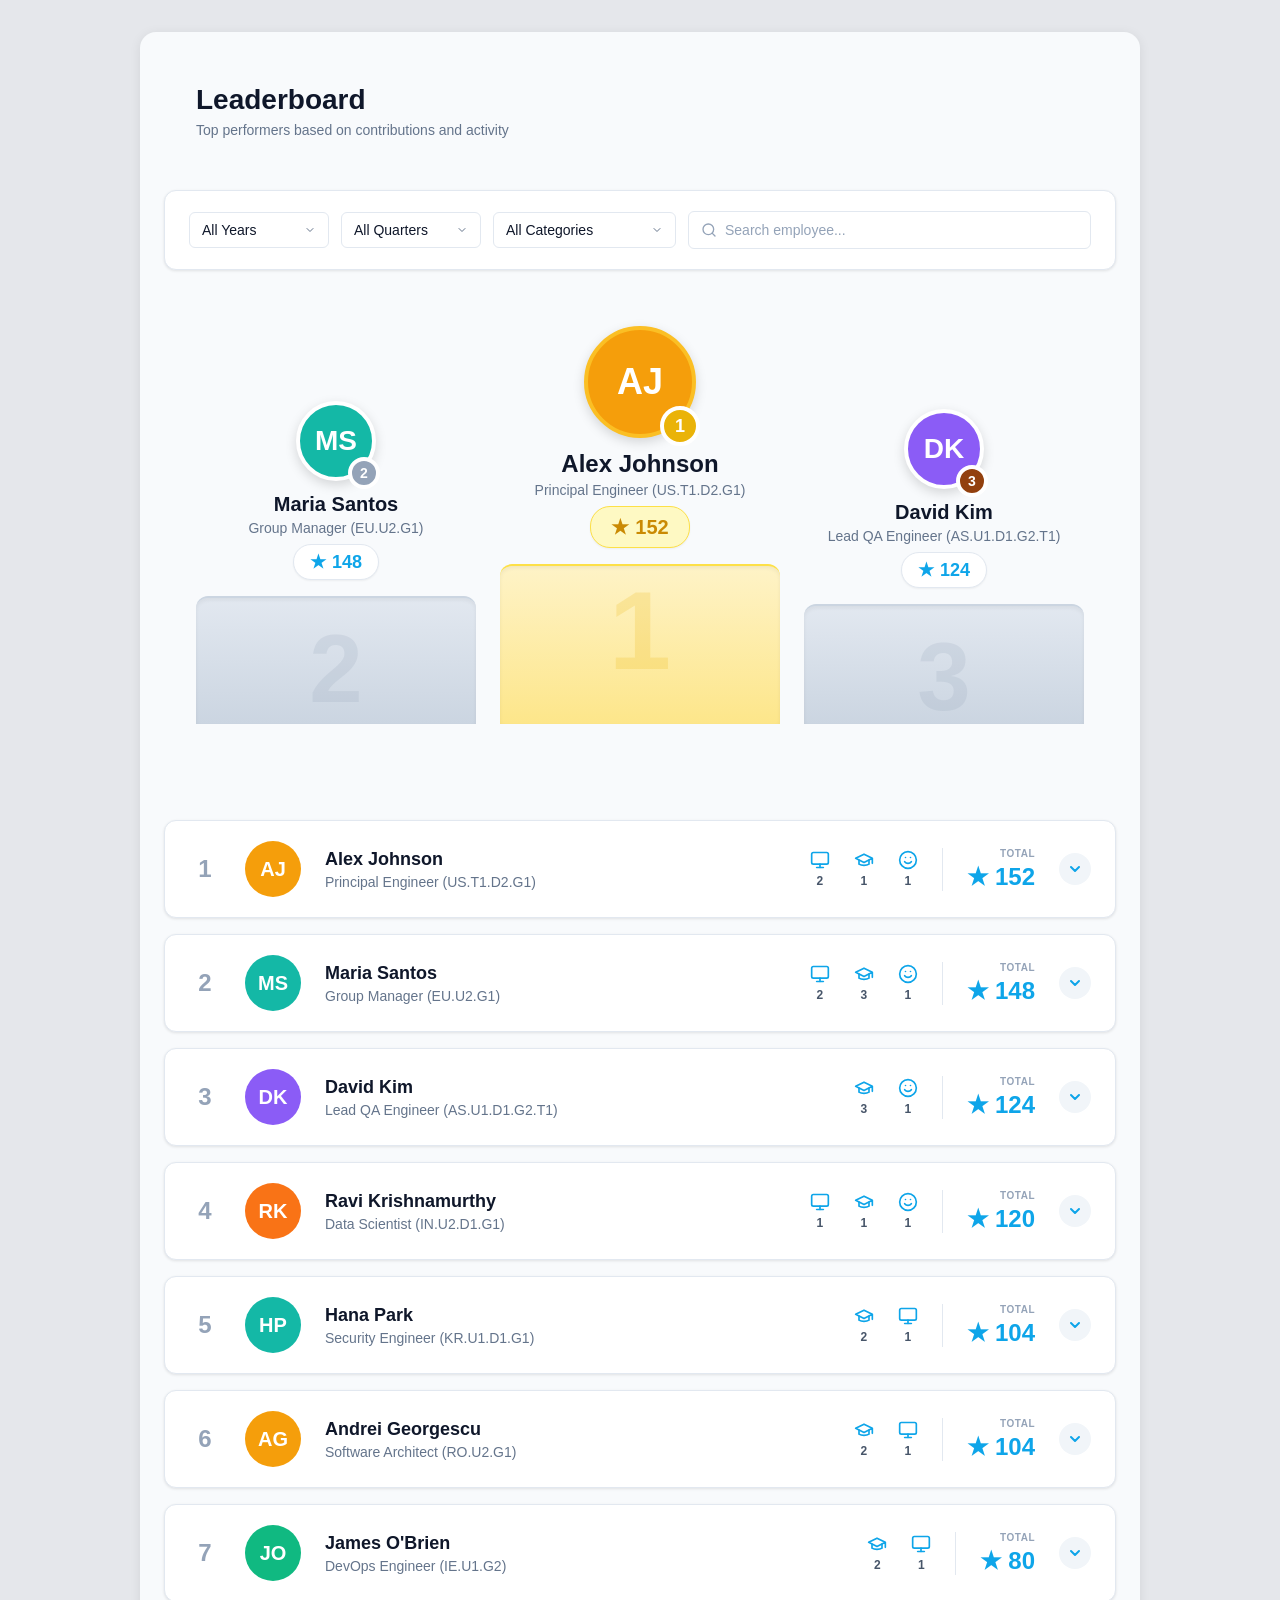
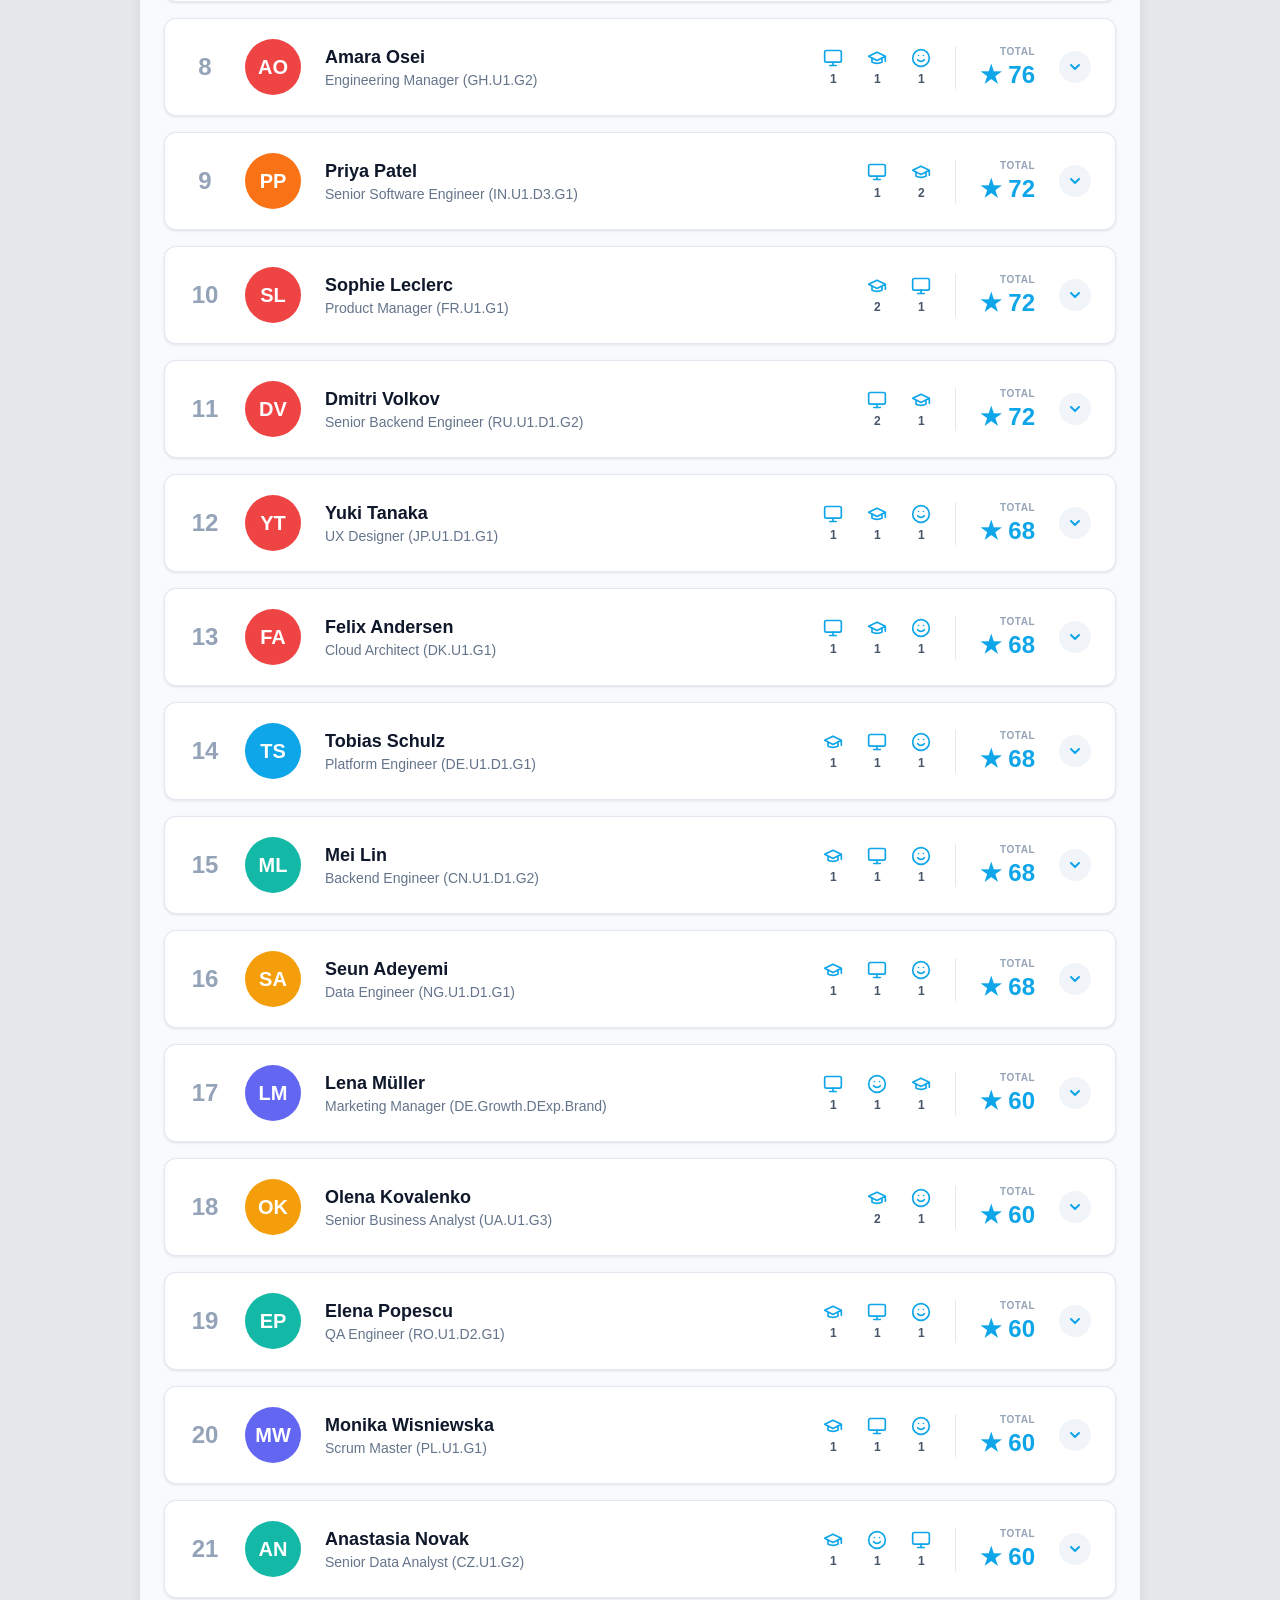
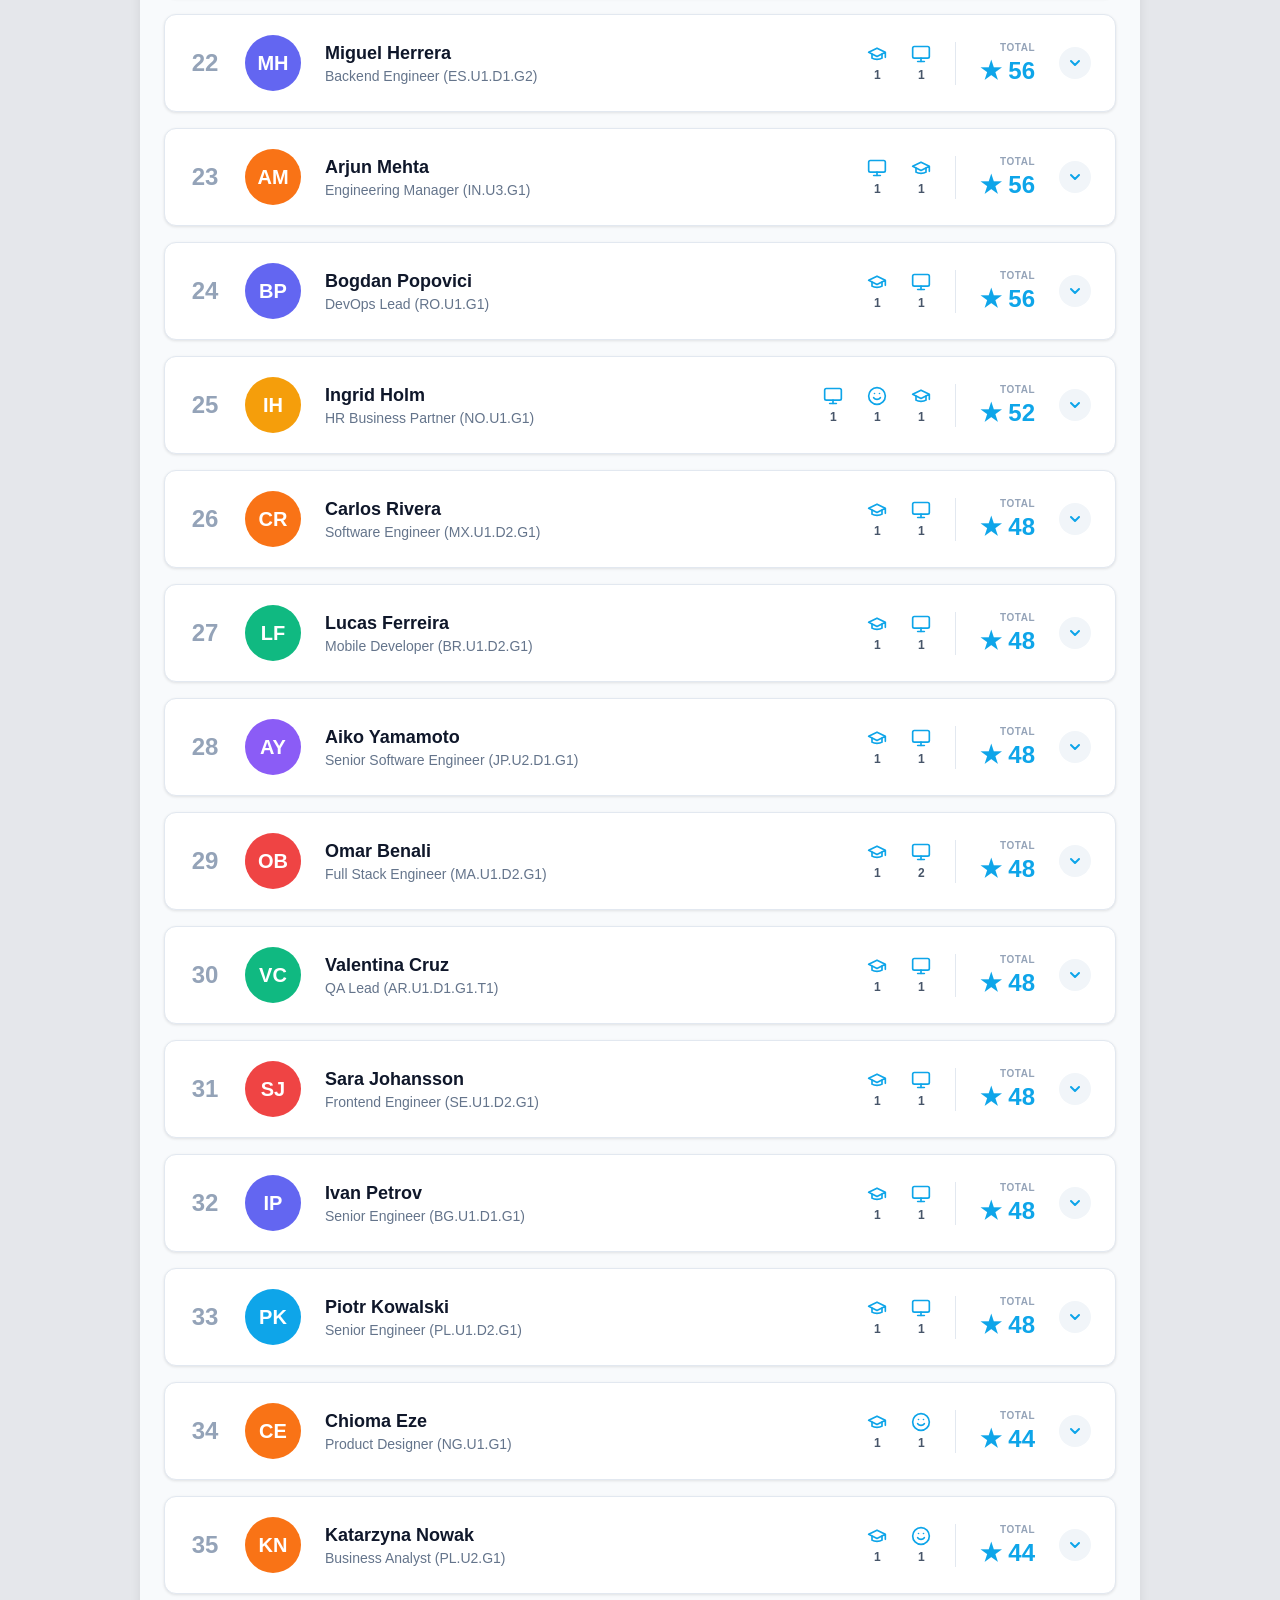
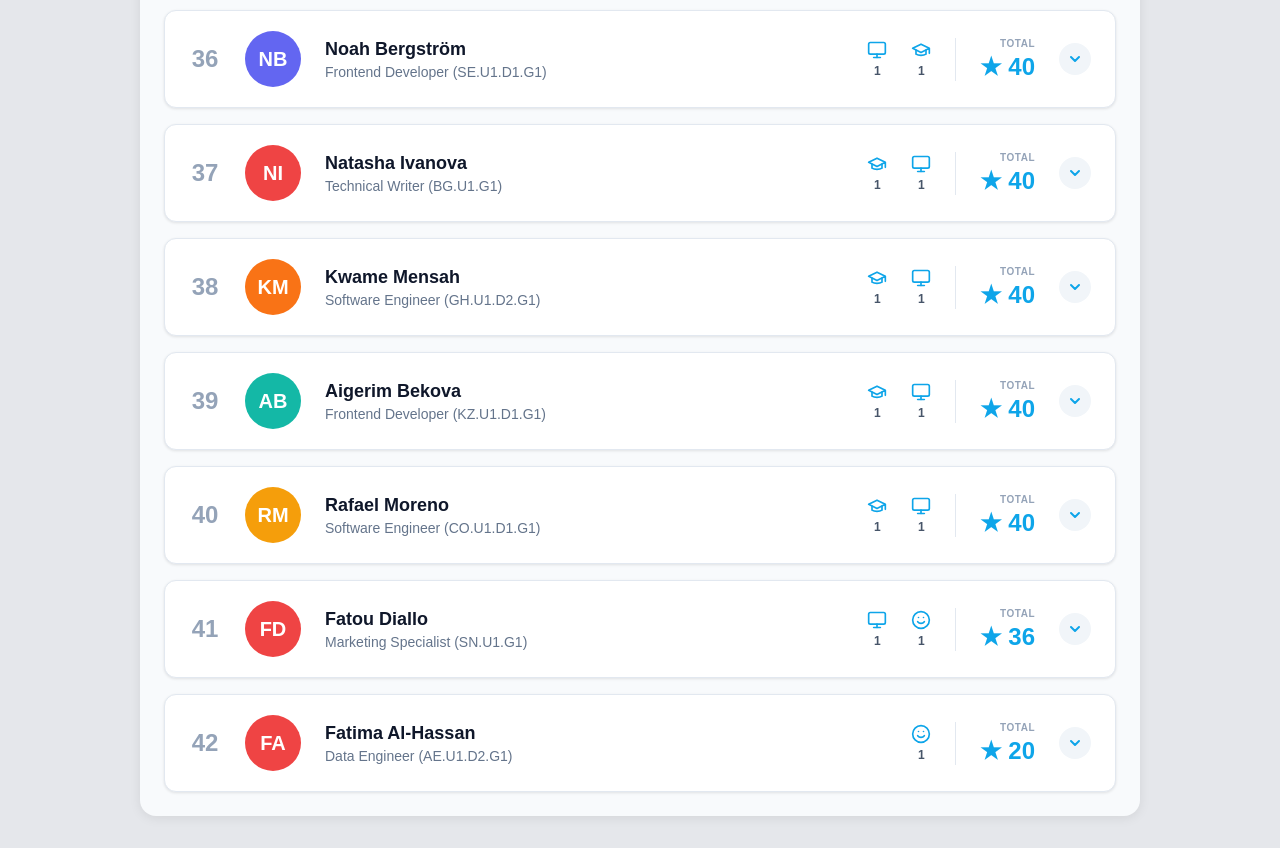
<file: task-1/index.html>
<!DOCTYPE html>
<html lang="en">
<head>
  <meta charset="UTF-8">
  <meta name="viewport" content="width=device-width, initial-scale=1.0">
  <title>Leaderboard</title>
  <link rel="stylesheet" href="styles.css">
</head>
<body>
  <div class="page-wrapper">
  <header class="lb-header">
    <div class="lb-header-content">
      <h2>Leaderboard</h2>
      <p>Top performers based on contributions and activity</p>
    </div>
  </header>

  <div class="filter-bar">
    <div class="filters">
      <select id="filter-year" class="filter-select">
        <option value="">All Years</option>
      </select>
      <select id="filter-quarter" class="filter-select">
        <option value="">All Quarters</option>
        <option value="1">Q1</option>
        <option value="2">Q2</option>
        <option value="3">Q3</option>
        <option value="4">Q4</option>
      </select>
      <select id="filter-category" class="filter-select">
        <option value="">All Categories</option>
      </select>
    </div>
    <div class="search-box">
      <svg class="search-icon" width="16" height="16" viewBox="0 0 24 24" fill="none" stroke="currentColor" stroke-width="2" stroke-linecap="round" stroke-linejoin="round"><circle cx="11" cy="11" r="8"/><line x1="21" y1="21" x2="16.65" y2="16.65"/></svg>
      <input id="search" type="search" placeholder="Search employee..." autocomplete="off">
    </div>
  </div>

  <div class="podium" id="podium"></div>
  <div class="list" id="list"></div>

  <script>
    const AVATAR_COLORS = ['#6366f1','#0ea5e9','#10b981','#f59e0b','#ef4444','#8b5cf6','#14b8a6','#f97316'];

    const CATEGORY_ICONS = {
      'Public Speaking': `<svg width="20" height="20" viewBox="0 0 24 24" fill="none" stroke="currentColor" stroke-width="2" stroke-linecap="round" stroke-linejoin="round"><rect x="2" y="3" width="20" height="14" rx="2"/><line x1="8" y1="21" x2="16" y2="21"/><line x1="12" y1="17" x2="12" y2="21"/></svg>`,
      'Education': `<svg width="20" height="20" viewBox="0 0 24 24" fill="none" stroke="currentColor" stroke-width="2" stroke-linecap="round" stroke-linejoin="round"><path d="M22 10v6M2 10l10-5 10 5-10 5z"/><path d="M6 12v5c3 2 9 2 12 0v-5"/></svg>`,
      'University Partnership': `<svg width="20" height="20" viewBox="0 0 24 24" fill="none" stroke="currentColor" stroke-width="2" stroke-linecap="round" stroke-linejoin="round"><circle cx="12" cy="12" r="10"/><path d="M8 14s1.5 2 4 2 4-2 4-2"/><line x1="9" y1="9" x2="9.01" y2="9"/><line x1="15" y1="9" x2="15.01" y2="9"/></svg>`,
    };
    const DEFAULT_ICON = `<svg width="20" height="20" viewBox="0 0 24 24" fill="none" stroke="currentColor" stroke-width="2" stroke-linecap="round" stroke-linejoin="round"><circle cx="12" cy="12" r="10"/></svg>`;
    const CHEVRON_DOWN = `<svg width="16" height="16" viewBox="0 0 16 16" fill="none"><path d="M4 6l4 4 4-4" stroke="currentColor" stroke-width="2" stroke-linecap="round" stroke-linejoin="round"/></svg>`;
    const CHEVRON_UP   = `<svg width="16" height="16" viewBox="0 0 16 16" fill="none"><path d="M4 10l4-4 4 4" stroke="currentColor" stroke-width="2" stroke-linecap="round" stroke-linejoin="round"/></svg>`;

    function initials(name) {
      return name.split(' ').map(w => w[0]).join('').slice(0, 2).toUpperCase();
    }

    function avatarColor(name) {
      let h = 0;
      for (const c of name) h = (h * 31 + c.charCodeAt(0)) & 0xffffffff;
      return AVATAR_COLORS[Math.abs(h) % AVATAR_COLORS.length];
    }

    function totalScore(user) {
      return user.activities.reduce((s, a) => s + a.points, 0);
    }

    function categoryStats(user) {
      const counts = {};
      for (const a of user.activities) counts[a.category] = (counts[a.category] || 0) + 1;
      return counts;
    }

    function renderPodium(top3) {
      const order = [top3[1], top3[0], top3[2]];
      const ranks = [2, 1, 3];
      return order.map((user, i) => {
        const rank = ranks[i];
        const score = totalScore(user);
        const color = avatarColor(user.name);
        return `
          <div class="podium-col rank-${rank}">
            <div class="podium-user">
              <div class="podium-avatar-wrap">
                <div class="podium-avatar" style="background-color:${color};">${initials(user.name)}</div>
                <div class="podium-badge">${rank}</div>
              </div>
              <h3 class="podium-name">${user.name}</h3>
              <p class="podium-role">${user.role}</p>
              <div class="podium-score"><span class="star">★</span><span>${score}</span></div>
            </div>
            <div class="podium-block">
              <span class="podium-block-num">${rank}</span>
            </div>
          </div>`;
      }).join('');
    }

    function renderList(sorted) {
      if (sorted.length === 0) {
        return `<div class="empty-state">
          <svg width="16" height="16" viewBox="0 0 16 16" fill="none" xmlns="http://www.w3.org/2000/svg" style="flex-shrink:0"><circle cx="8" cy="8" r="7.25" stroke="#6b7280" stroke-width="1.5"/><rect x="7.25" y="7" width="1.5" height="5" rx=".75" fill="#6b7280"/><rect x="7.25" y="4" width="1.5" height="1.5" rx=".75" fill="#6b7280"/></svg>
          <span>No activities found matching the current filters.</span>
        </div>`;
      }
      return sorted.map((user, i) => {
        const rank = i + 1;
        const score = totalScore(user);
        const color = avatarColor(user.name);
        const stats = categoryStats(user);

        const statsHtml = Object.entries(stats).map(([cat, count]) => `
          <div class="category-stat">
            ${CATEGORY_ICONS[cat] || DEFAULT_ICON}
            <span class="category-stat-count">${count}</span>
          </div>`).join('');

        const activitiesHtml = user.activities.map(a => `
          <tr>
            <td class="activity-name">${a.name}</td>
            <td><span class="category-badge">${a.category}</span></td>
            <td class="activity-date">${a.date}</td>
            <td class="activity-points">+${a.points}</td>
          </tr>`).join('');

        return `
          <div class="user-row" id="user-${user.id}">
            <div class="row">
              <div class="row-main">
                <div class="row-left">
                  <span class="rank">${rank}</span>
                  <div class="avatar" style="background-color:${color};">${initials(user.name)}</div>
                  <div class="info">
                    <h3 class="name">${user.name}</h3>
                    <span class="role">${user.role}</span>
                  </div>
                </div>
                <div class="row-right">
                  <div class="category-stats">${statsHtml}</div>
                  <div class="total-section">
                    <span class="total-label">TOTAL</span>
                    <div class="score"><span class="star">★</span><span>${score}</span></div>
                  </div>
                  <button class="expand-btn" aria-label="Expand" onclick="toggleRow(${user.id})">${CHEVRON_DOWN}</button>
                </div>
              </div>
            </div>
            <div class="details">
              <h4 class="details-title">RECENT ACTIVITY</h4>
              <div class="table-wrapper">
                <table class="activity-table">
                  <thead><tr><th>Activity</th><th>Category</th><th>Date</th><th>Points</th></tr></thead>
                  <tbody>${activitiesHtml}</tbody>
                </table>
              </div>
            </div>
          </div>`;
      }).join('');
    }

    function toggleRow(id) {
      const row = document.getElementById(`user-${id}`);
      const expanded = row.classList.toggle('expanded');
      const btn = row.querySelector('.expand-btn');
      btn.innerHTML = expanded ? CHEVRON_UP : CHEVRON_DOWN;
      btn.setAttribute('aria-label', expanded ? 'Collapse' : 'Expand');
    }

    const QUARTER_MONTHS = { '1': [0,1,2], '2': [3,4,5], '3': [6,7,8], '4': [9,10,11] };

    function parseDate(str) {
      // format: DD-Mon-YYYY
      return new Date(str.replace(/-/g, ' '));
    }

    function filterActivities(activities, year, quarter, category) {
      return activities.filter(a => {
        const d = parseDate(a.date);
        if (year && d.getFullYear() !== parseInt(year)) return false;
        if (quarter && !QUARTER_MONTHS[quarter].includes(d.getMonth())) return false;
        if (category && a.category !== category) return false;
        return true;
      });
    }

    function applyFilters() {
      const year     = document.getElementById('filter-year').value;
      const quarter  = document.getElementById('filter-quarter').value;
      const category = document.getElementById('filter-category').value;
      const search   = document.getElementById('search').value.trim().toLowerCase();

      let filtered = allUsers
        .map(u => ({ ...u, activities: filterActivities(u.activities, year, quarter, category) }))
        .filter(u => u.activities.length > 0)
        .filter(u => !search || u.name.toLowerCase().includes(search));

      filtered.sort((a, b) => totalScore(b) - totalScore(a));

      const podiumEl = document.getElementById('podium');
      if (filtered.length >= 3) {
        podiumEl.innerHTML = renderPodium(filtered);
        podiumEl.style.display = '';
      } else {
        podiumEl.innerHTML = '';
        podiumEl.style.display = 'none';
      }
      document.getElementById('list').innerHTML = renderList(filtered);
    }

    let allUsers = [];

    fetch('data.json')
      .then(r => r.json())
      .then(({ users }) => {
        allUsers = users;

        // Populate year dropdown from data
        const years = [...new Set(users.flatMap(u => u.activities.map(a => parseDate(a.date).getFullYear())))].sort((a,b) => b - a);
        const yearSel = document.getElementById('filter-year');
        years.forEach(y => { const o = document.createElement('option'); o.value = y; o.textContent = y; yearSel.appendChild(o); });

        // Populate category dropdown from data
        const cats = [...new Set(users.flatMap(u => u.activities.map(a => a.category)))].sort();
        const catSel = document.getElementById('filter-category');
        cats.forEach(c => { const o = document.createElement('option'); o.value = c; o.textContent = c; catSel.appendChild(o); });

        ['filter-year','filter-quarter','filter-category'].forEach(id => {
          document.getElementById(id).addEventListener('change', applyFilters);
        });
        document.getElementById('search').addEventListener('input', applyFilters);

        applyFilters();
      });
  </script>
  </div>
</body>
</html>
</file>
<file: task-1/styles.css>
* { box-sizing: border-box; margin: 0; padding: 0; }

body {
  background: #e5e7eb;
  color: #0f172a;
  font-family: "Segoe UI", -apple-system, BlinkMacSystemFont, Roboto, "Helvetica Neue", sans-serif;
  min-height: 100vh;
  padding: 32px 24px;
}

.page-wrapper {
  background: #f8fafc;
  border-radius: 16px;
  box-shadow: 0 2px 12px rgba(0,0,0,.08);
  margin: 0 auto;
  max-width: 1000px;
  padding: 24px;
}

/* ── Header ── */
.lb-header {
  display: flex;
  justify-content: space-between;
  margin: 0 0 24px;
  max-width: 100%;
  padding: 28px 32px;
}

.lb-header h2 {
  font-size: 28px;
  font-weight: 700;
  margin-bottom: 6px;
}

.lb-header p {
  color: #64748b;
  font-size: 14px;
}

/* ── Filter bar ── */
.filter-bar {
  align-items: center;
  background: #fff;
  border: 1px solid #e2e8f0;
  border-radius: 12px;
  box-shadow: 0 1px 3px rgba(0,0,0,.1);
  display: flex;
  flex-wrap: wrap;
  gap: 12px;
  justify-content: space-between;
  margin: 0 0 24px;
  max-width: 100%;
  padding: 20px 24px;
}

.filters { display: flex; flex-wrap: wrap; gap: 12px; }

.filter-select {
  appearance: none;
  background: #fff url("data:image/svg+xml,%3Csvg xmlns='http://www.w3.org/2000/svg' width='12' height='12' viewBox='0 0 24 24' fill='none' stroke='%2364748b' stroke-width='2' stroke-linecap='round' stroke-linejoin='round'%3E%3Cpath d='M6 9l6 6 6-6'/%3E%3C/svg%3E") no-repeat right 12px center;
  border: 1px solid #e2e8f0;
  border-radius: 6px;
  color: #0f172a;
  cursor: pointer;
  font-family: inherit;
  font-size: 14px;
  height: 36px;
  min-width: 140px;
  padding: 0 32px 0 12px;
  transition: border-color .2s;
}
.filter-select:focus { border-color: #0ea5e9; outline: none; }

.search-box {
  align-items: center;
  border: 1px solid #e2e8f0;
  border-radius: 6px;
  display: flex;
  flex: 1;
  gap: 8px;
  min-width: 220px;
  padding: 0 12px;
  transition: border-color .2s;
}
.search-box:focus-within { border-color: #0ea5e9; }

.search-icon { color: #94a3b8; flex-shrink: 0; }

.search-box input {
  background: none;
  border: none;
  color: #0f172a;
  flex: 1;
  font-family: inherit;
  font-size: 14px;
  height: 36px;
  outline: none;
}
.search-box input::placeholder { color: #94a3b8; }

/* ── Podium ── */
.podium {
  align-items: flex-end;
  display: flex;
  gap: 24px;
  justify-content: center;
  margin: 0 0 64px;
  max-width: 100%;
  padding: 32px 8px;
}
.podium:empty {
  display: none;
}

.podium-col {
  align-items: center;
  display: flex;
  flex-direction: column;
  max-width: 280px;
  position: relative;
  width: 100%;
}

/* user card above the block */
.podium-user {
  align-items: center;
  display: flex;
  flex-direction: column;
  margin-bottom: 16px;
  position: relative;
  z-index: 10;
}

.podium-avatar-wrap {
  margin-bottom: 12px;
  position: relative;
}

.podium-avatar {
  align-items: center;
  background-position: center;
  background-size: cover;
  border: 4px solid #fff;
  border-radius: 50%;
  color: #fff;
  display: flex;
  font-size: 28px;
  font-weight: 700;
  justify-content: center;
  box-shadow: 0 4px 12px rgba(0,0,0,.15);
}

.podium-col.rank-1 .podium-avatar {
  width: 112px;
  height: 112px;
  border-color: #fbbf24;
  font-size: 36px;
}
.podium-col.rank-2 .podium-avatar,
.podium-col.rank-3 .podium-avatar {
  width: 80px;
  height: 80px;
}

.podium-badge {
  align-items: center;
  border: 4px solid #fff;
  border-radius: 50%;
  bottom: -8px;
  color: #fff;
  display: flex;
  font-weight: 700;
  justify-content: center;
  position: absolute;
  right: -4px;
}
.podium-col.rank-1 .podium-badge { width: 40px; height: 40px; font-size: 18px; background: #eab308; }
.podium-col.rank-2 .podium-badge { width: 32px; height: 32px; font-size: 14px; background: #94a3b8; }
.podium-col.rank-3 .podium-badge { width: 32px; height: 32px; font-size: 14px; background: #92400e; }

.podium-name {
  color: #0f172a;
  font-size: 20px;
  font-weight: 700;
  margin: 0 0 4px;
  text-align: center;
}
.podium-col.rank-1 .podium-name { font-size: 24px; }

.podium-role {
  color: #64748b;
  font-size: 14px;
  font-weight: 500;
  margin: 0 0 8px;
  text-align: center;
}

.podium-score {
  align-items: center;
  background: #fff;
  border: 1px solid #e2e8f0;
  border-radius: 20px;
  box-shadow: 0 1px 2px rgba(0,0,0,.05);
  display: flex;
  font-size: 18px;
  font-weight: 700;
  gap: 6px;
  padding: 6px 16px;
  color: #0ea5e9;
}
.podium-col.rank-1 .podium-score {
  background: #fef9c3;
  border-color: #fde047;
  color: #ca8a04;
  font-size: 20px;
  padding: 8px 20px;
}

.star { font-size: 1em; }

/* the standing block */
.podium-block {
  align-items: flex-start;
  background: linear-gradient(180deg, #e2e8f0, #cbd5e1);
  border-radius: 12px 12px 0 0;
  border-top: 2px solid #cbd5e1;
  box-shadow: inset 0 2px 4px rgba(0,0,0,.06);
  display: flex;
  justify-content: center;
  overflow: visible;
  padding-top: 16px;
  position: relative;
  width: 100%;
}
.podium-col.rank-1 .podium-block {
  background: linear-gradient(180deg, #fef3c7, #fde68a);
  border-top-color: #fde047;
  height: 160px;
}
.podium-col.rank-2 .podium-block { height: 128px; }
.podium-col.rank-3 .podium-block { height: 120px; }

.podium-block-num {
  color: rgba(148,163,184,.2);
  font-size: 96px;
  font-weight: 900;
  user-select: none;
  position: relative;
}
.podium-col.rank-1 .podium-block-num {
  color: rgba(234,179,8,.2);
  font-size: 112px;
  top: -16px;
}

/* ── List ── */
.list {
  display: flex;
  flex-direction: column;
  gap: 16px;
  margin: 0;
  max-width: 100%;
}

.empty-state {
  display: flex;
  align-items: center;
  gap: 8px;
  background: #f8fafc;
  border: 1px solid #e2e8f0;
  border-radius: 12px;
  padding: 16px 20px;
  color: #6b7280;
  font-size: 14px;
}

.user-row {
  background: #fff;
  border: 1px solid #e2e8f0;
  border-radius: 12px;
  box-shadow: 0 1px 3px rgba(0,0,0,.1);
  overflow: hidden;
  transition: border-color .2s, box-shadow .2s;
}

.user-row:hover {
  box-shadow: 0 4px 16px rgba(0,0,0,.12);
}

.user-row.expanded {
  border-color: #0ea5e9;
  box-shadow: 0 4px 12px rgba(0,0,0,.1);
}

.row { padding: 20px 24px; }

.row-main {
  align-items: center;
  display: flex;
  gap: 16px;
  justify-content: space-between;
}

.row-left {
  align-items: center;
  display: flex;
  flex: 1;
  gap: 24px;
}

.rank {
  color: #94a3b8;
  font-size: 24px;
  font-weight: 700;
  min-width: 32px;
  text-align: center;
}

.avatar {
  align-items: center;
  background-position: center;
  background-size: cover;
  border-radius: 50%;
  color: #fff;
  display: flex;
  flex-shrink: 0;
  font-size: 20px;
  font-weight: 700;
  height: 56px;
  justify-content: center;
  width: 56px;
}

.info {
  display: flex;
  flex: 1;
  flex-direction: column;
  gap: 4px;
}

.name {
  color: #0f172a;
  font-size: 18px;
  font-weight: 700;
  margin: 0;
}

.role { color: #64748b; font-size: 14px; }

.row-right {
  align-items: center;
  display: flex;
  gap: 24px;
}

.category-stats {
  align-items: center;
  display: flex;
  gap: 24px;
}

.category-stat {
  align-items: center;
  display: flex;
  flex-direction: column;
  gap: 4px;
}

.category-stat svg { color: #0ea5e9; }

.category-stat-count {
  color: #475569;
  font-size: 12px;
  font-weight: 600;
}

.total-section {
  align-items: flex-end;
  border-left: 1px solid #e2e8f0;
  display: flex;
  flex-direction: column;
  gap: 4px;
  padding-left: 24px;
}

.total-label {
  color: #94a3b8;
  font-size: 10px;
  font-weight: 600;
  letter-spacing: .05em;
  text-transform: uppercase;
}

.score {
  align-items: center;
  color: #0ea5e9;
  display: flex;
  font-size: 24px;
  font-weight: 700;
  gap: 6px;
}

.expand-btn {
  align-items: center;
  background: #f1f5f9;
  border: none;
  border-radius: 50%;
  color: #0ea5e9;
  cursor: pointer;
  display: flex;
  flex-shrink: 0;
  justify-content: center;
  padding: 8px;
  transition: background .2s;
}
.expand-btn:hover { background: #e0f2fe; }

/* ── Details panel ── */
.details {
  background: #f8fafc;
  border-top: 1px solid #e2e8f0;
  display: none;
  padding: 24px;
}
.user-row.expanded .details { display: block; }

.details-title {
  color: #64748b;
  font-size: 12px;
  font-weight: 600;
  letter-spacing: .05em;
  margin: 0 0 16px;
  text-transform: uppercase;
}

.table-wrapper { overflow-x: auto; }

.activity-table {
  border-collapse: collapse;
  width: 100%;
}

.activity-table th {
  border-bottom: 1px solid #e2e8f0;
  color: #94a3b8;
  font-size: 11px;
  font-weight: 600;
  letter-spacing: .05em;
  padding: 0 16px 12px 0;
  text-align: left;
  text-transform: uppercase;
}

.activity-table th:last-child { text-align: right; padding-right: 0; }

.activity-table td {
  border-bottom: 1px solid #f1f5f9;
  font-size: 14px;
  padding: 14px 16px 14px 0;
}
.activity-table tr:last-child td { border-bottom: none; }

.activity-name { color: #1e293b; font-weight: 600; }

.category-badge {
  background: #e2e8f0;
  border-radius: 12px;
  color: #475569;
  display: inline-block;
  font-size: 12px;
  font-weight: 600;
  padding: 4px 12px;
}

.activity-date { color: #64748b; white-space: nowrap; }

.activity-points {
  color: #0ea5e9;
  font-weight: 700;
  text-align: right;
  white-space: nowrap;
}
</file>
